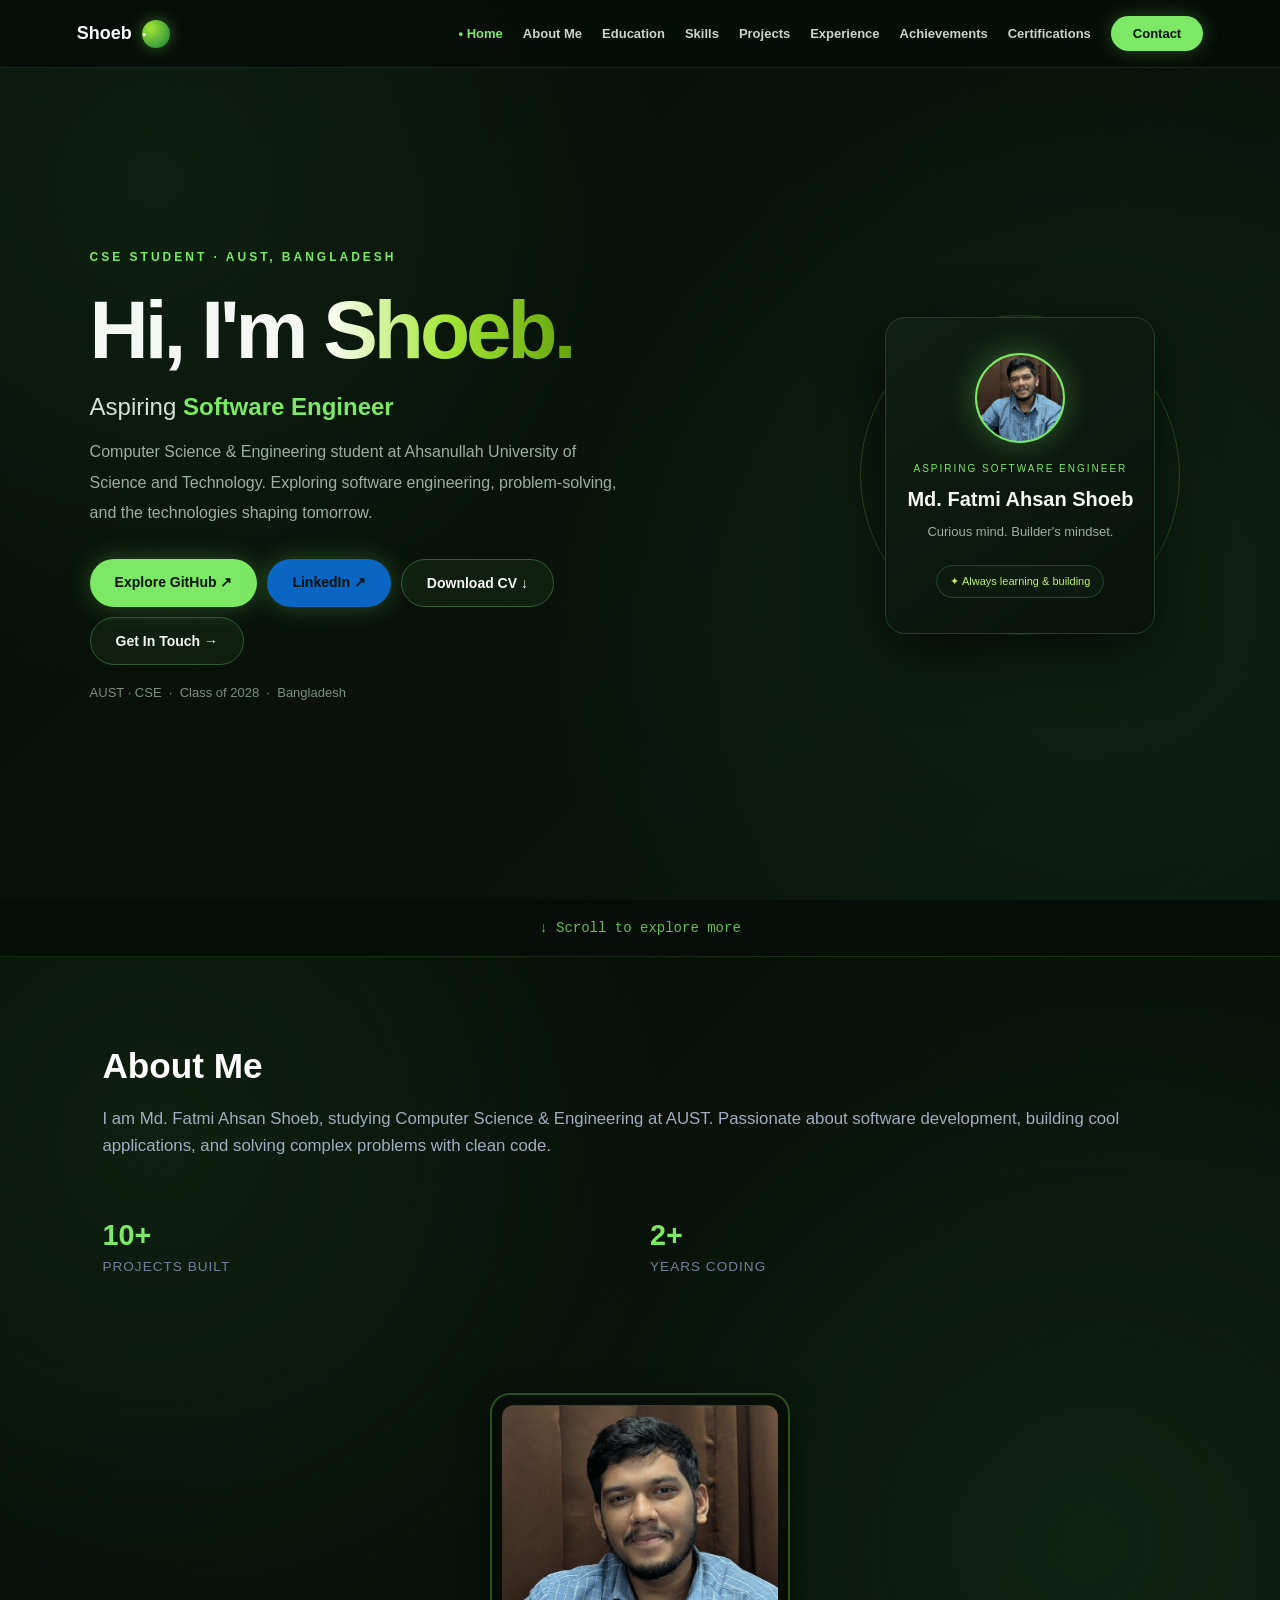
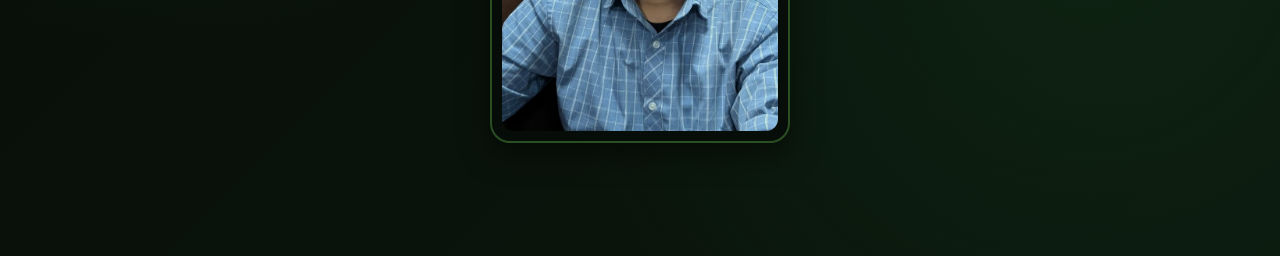
<file: index.html>
<!DOCTYPE html>
<html lang="en">
<head>
    <meta charset="UTF-8">
    <meta name="viewport" content="width=device-width, initial-scale=1.0">
    <title>Home - Md. Fatmi Ahsan Shoeb</title>
    <link rel="stylesheet" href="style.css">
</head>
<body>
    <nav>
        <a href="index.html" class="logo">Shoeb<span class="logo-dot">.</span></a>
        <div class="nav-links">
            <a href="index.html" class="active">Home</a>
            <a href="about.html">About Me</a>
            <a href="education.html">Education</a>
            <a href="skills.html">Skills</a>
            <a href="projects.html">Projects</a>
            <a href="experience.html">Experience</a>
            <a href="achievements.html">Achievements</a>
            <a href="certifications.html">Certifications</a>
            <a href="contact.html" class="nav-contact">Contact</a>
        </div>
    </nav>

    <!-- Main Hero Section -->
    <section class="page-section hero-layout">
        <div class="left">
            <div class="tag">CSE STUDENT · AUST, BANGLADESH</div>
            <h1>Hi, I'm <span class="name">Shoeb.</span></h1>
            <div class="role">Aspiring <span id="typing">Software Engineer</span></div>
            <p class="desc">
                Computer Science & Engineering student at Ahsanullah 
                University of Science and Technology. Exploring software 
                engineering, problem-solving, and the technologies 
                shaping tomorrow.
            </p>
            <div class="buttons" style="display: flex; flex-wrap: wrap; gap: 10px;">
                <a class="btn primary" href="https://github.com/Ahsanshoeb009" target="_blank">Explore GitHub ↗</a>
                <a class="btn primary" href="https://www.linkedin.com/in/ahsan-shoeb-a14353396/" target="_blank" style="background: #0a66c2; border-color: #0a66c2;">LinkedIn ↗</a>
                <a class="btn secondary" href="#" download>Download CV ↓</a>
                <a class="btn secondary" href="contact.html">Get In Touch →</a>
            </div>
            <div class="details" style="margin-top: 20px;">
                AUST · CSE &nbsp;·&nbsp; Class of 2028 &nbsp;·&nbsp; Bangladesh
            </div>
        </div>
        <div class="right">
            <div class="orbit"></div>
            <div class="card" style="text-align: center;">
                <div class="avatar" style="width: 90px; height: 90px; margin: 0 auto 15px auto; border-radius: 50%; overflow: hidden; border: 2px solid #7ce865;">
                    <img src="profile.jpg" alt="Md. Fatmi Ahsan Shoeb" style="width: 100%; height: 100%; object-fit: cover;">
                </div>
                <small>ASPIRING SOFTWARE ENGINEER</small>
                <h2>Md. Fatmi Ahsan Shoeb</h2>
                <p>Curious mind. Builder's mindset.</p>
                <div class="status">✦ Always learning & building</div>
            </div>
        </div>
    </section>

    <!-- Scroll Indicator -->
    <div style="text-align: center; padding: 20px; color: #7ce865; font-family: monospace; font-size: 14px; opacity: 0.8;">
        ↓ Scroll to explore more
    </div>

    <!-- About Section (Home Page Preview) -->
    <section class="page-section" style="padding: 60px 8%; display: flex; flex-wrap: wrap; align-items: center; justify-content: space-between; gap: 40px; border-top: 1px solid rgba(124, 232, 101, 0.1);">
        <div style="flex: 1; min-width: 300px;">
            <h2 style="font-size: 2.2rem; color: #fff; margin-bottom: 20px;">About Me</h2>
            <p style="color: #a0aec0; font-size: 1.05rem; line-height: 1.6; margin-bottom: 30px;">
                I am Md. Fatmi Ahsan Shoeb, studying Computer Science & Engineering at AUST. Passionate about software development, 
                building cool applications, and solving complex problems with clean code.
            </p>
            
            <!-- Stats -->
            <div style="display: grid; grid-template-columns: repeat(2, 1fr); gap: 20px; margin-bottom: 25px;">
                <div>
                    <h3 style="color: #7ce865; font-size: 1.8rem; margin-bottom: 5px;">10+</h3>
                    <span style="color: #718096; font-size: 0.85rem; letter-spacing: 1px;">PROJECTS BUILT</span>
                </div>
                <div>
                    <h3 style="color: #7ce865; font-size: 1.8rem; margin-bottom: 5px;">2+</h3>
                    <span style="color: #718096; font-size: 0.85rem; letter-spacing: 1px;">YEARS CODING</span>
                </div>
            </div>
        </div>

        <!-- Photo Card Preview -->
        <div style="flex: 1; display: flex; justify-content: center; min-width: 280px;">
            <div style="width: 300px; height: 350px; border: 2px solid rgba(124, 232, 101, 0.3); border-radius: 20px; padding: 10px; background: rgba(7, 13, 8, 0.9); box-shadow: 0 10px 30px rgba(0,0,0,0.5);">
                <img src="profile.jpg" alt="Md. Fatmi Ahsan Shoeb" style="width: 100%; height: 100%; object-fit: cover; border-radius: 12px;">
            </div>
        </div>
    </section>

    <script>
        const words = ["Software Engineer", "Problem Solver", "Full-Stack Developer"];
        let i = 0;
        setInterval(() => {
            i = (i + 1) % words.length;
            document.getElementById("typing").textContent = words[i];
        }, 2200);
    </script>
</body>
</html>
</file>
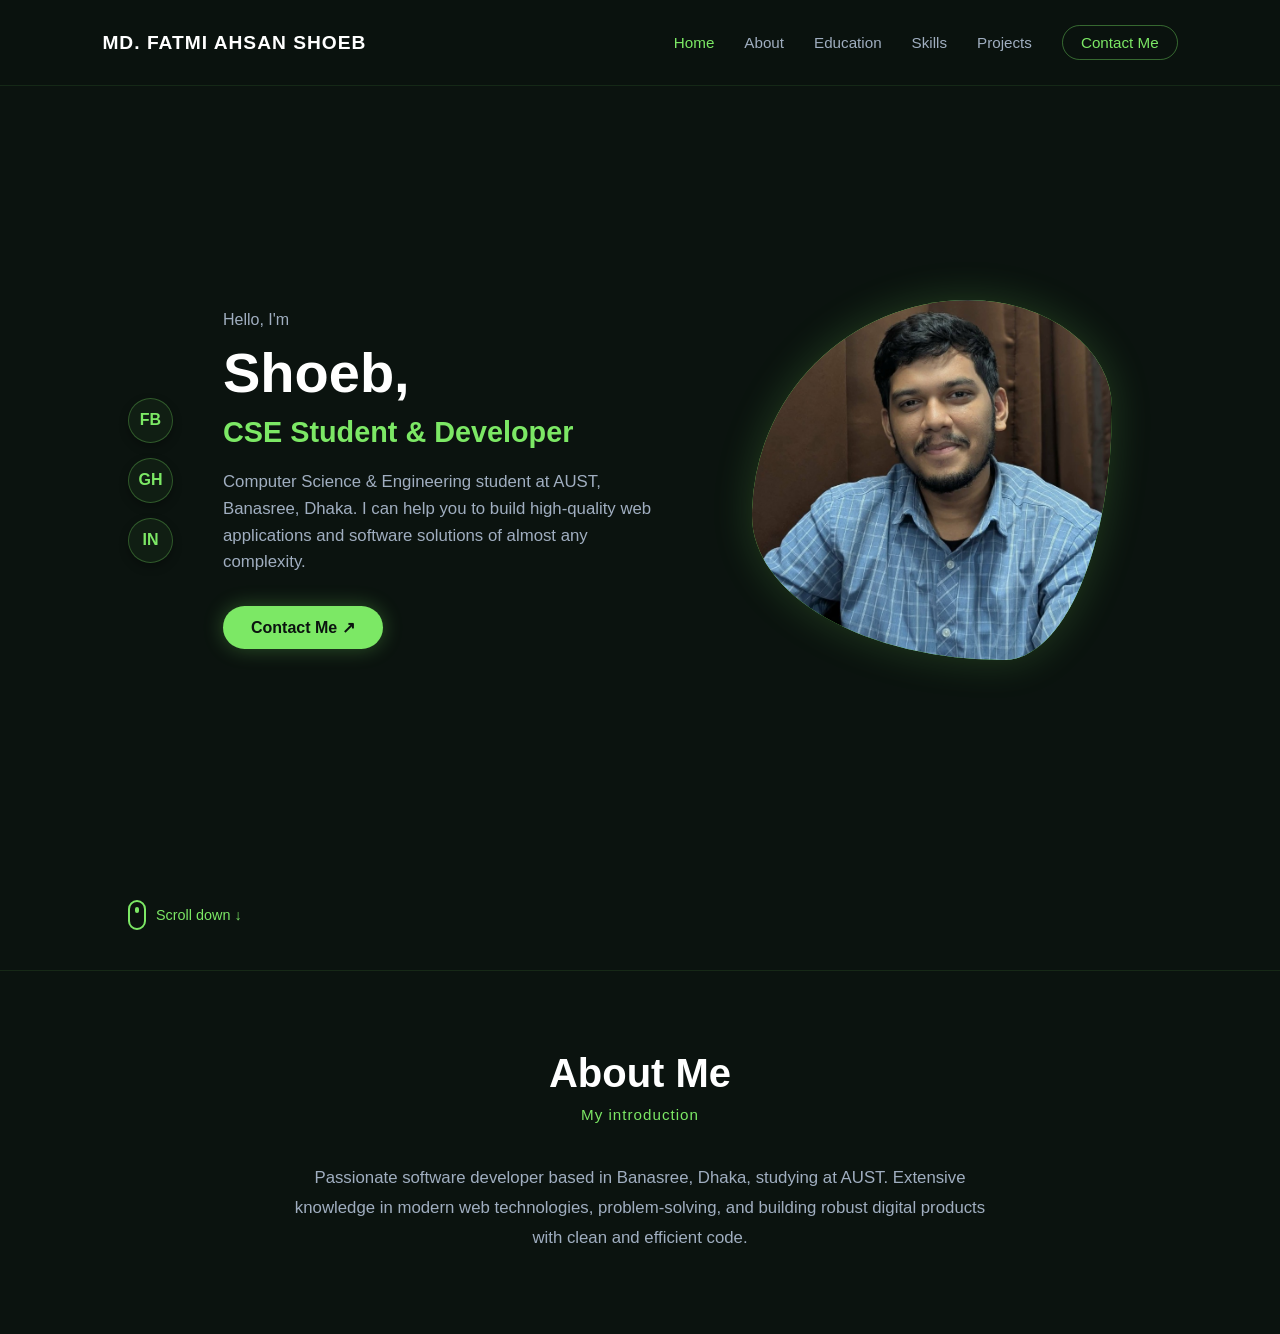
<file: about.html>
<!DOCTYPE html>
<html lang="en">
<head>
    <meta charset="UTF-8">
    <meta name="viewport" content="width=device-width, initial-scale=1.0">
    <title>MD. FATMI AHSAN SHOEB - Portfolio</title>
    <style>
        * {
            margin: 0;
            padding: 0;
            box-sizing: border-box;
            font-family: 'Segoe UI', Tahoma, Geneva, Verdana, sans-serif;
        }
        body {
            background-color: #0b130f;
            color: #ffffff;
            overflow-x: hidden;
        }
        /* Navbar */
        nav {
            display: flex;
            justify-content: space-between;
            align-items: center;
            padding: 25px 8%;
            position: fixed;
            top: 0;
            left: 0;
            width: 100%;
            background: rgba(11, 19, 15, 0.9);
            backdrop-filter: blur(10px);
            z-index: 1000;
            border-bottom: 1px solid rgba(124, 232, 101, 0.1);
        }
        .logo {
            font-size: 1.2rem;
            font-weight: bold;
            color: #fff;
            letter-spacing: 1px;
            text-decoration: none;
        }
        .nav-links {
            display: flex;
            gap: 30px;
            align-items: center;
        }
        .nav-links a {
            color: #a0aec0;
            text-decoration: none;
            font-size: 0.95rem;
            transition: 0.3s;
        }
        .nav-links a:hover, .nav-links a.active {
            color: #7ce865;
        }
        .contact-btn-nav {
            border: 1px solid rgba(124, 232, 101, 0.4);
            padding: 8px 18px;
            border-radius: 20px;
            color: #7ce865 !important;
        }

        /* Hero Section */
        .hero-section {
            min-height: 100vh;
            display: flex;
            align-items: center;
            justify-content: space-between;
            padding: 120px 10% 60px 10%;
            gap: 50px;
        }

        /* Professional Hover Social Buttons */
        .social-sidebar {
            display: flex;
            flex-direction: column;
            gap: 15px;
        }
        .social-sidebar a {
            width: 45px;
            height: 45px;
            background: rgba(124, 232, 101, 0.05);
            border: 1px solid rgba(124, 232, 101, 0.3);
            border-radius: 50%;
            display: flex;
            align-items: center;
            justify-content: center;
            color: #7ce865;
            font-size: 1rem;
            font-weight: bold;
            text-decoration: none;
            transition: all 0.3s ease;
            box-shadow: 0 4px 10px rgba(0,0,0,0.3);
        }
        .social-sidebar a:hover {
            background: #7ce865;
            color: #0b130f;
            transform: translateY(-6px);
            box-shadow: 0 6px 20px rgba(124, 232, 101, 0.5);
        }

        .hero-content {
            flex: 1;
        }
        .hero-content h3 {
            font-size: 1rem;
            color: #a0aec0;
            margin-bottom: 10px;
            font-weight: 400;
        }
        .hero-content h1 {
            font-size: 3.5rem;
            font-weight: 700;
            color: #fff;
            margin-bottom: 10px;
            line-height: 1.2;
        }
        .hero-content h2 {
            font-size: 1.8rem;
            color: #7ce865;
            margin-bottom: 20px;
            font-weight: 600;
        }
        .hero-content p {
            color: #a0aec0;
            font-size: 1.05rem;
            line-height: 1.6;
            margin-bottom: 30px;
            max-width: 500px;
        }
        .cta-btn {
            display: inline-block;
            background: #7ce865;
            color: #0b130f;
            padding: 12px 28px;
            border-radius: 25px;
            font-weight: bold;
            text-decoration: none;
            box-shadow: 0 0 20px rgba(124, 232, 101, 0.3);
            transition: 0.3s;
        }
        .cta-btn:hover {
            background: #6ad453;
            box-shadow: 0 0 30px rgba(124, 232, 101, 0.6);
            transform: translateY(-2px);
        }

        /* Profile Shape Image Container */
        .hero-image-container {
            flex: 1;
            display: flex;
            justify-content: center;
            align-items: center;
        }
        .blob-shape {
            width: 360px;
            height: 360px;
            background: #7ce865;
            border-radius: 60% 40% 30% 70% / 60% 30% 70% 40%;
            overflow: hidden;
            box-shadow: 0 0 40px rgba(124, 232, 101, 0.2);
            display: flex;
            justify-content: center;
            align-items: center;
            animation: morph 8s ease-in-out infinite alternate;
        }
        .blob-shape img {
            width: 100%;
            height: 100%;
            object-fit: cover;
        }
        @keyframes morph {
            0% { border-radius: 60% 40% 30% 70% / 60% 30% 70% 40%; }
            100% { border-radius: 30% 60% 70% 40% / 50% 60% 30% 60%; }
        }

        /* Scroll Down */
        .scroll-down {
            display: flex;
            align-items: center;
            gap: 10px;
            padding: 0 10% 40px 10%;
            color: #7ce865;
            font-size: 0.9rem;
            font-family: monospace;
        }
        .scroll-icon {
            width: 18px;
            height: 30px;
            border: 2px solid #7ce865;
            border-radius: 10px;
            display: flex;
            justify-content: center;
            position: relative;
        }
        .scroll-icon::after {
            content: '';
            width: 4px;
            height: 6px;
            background: #7ce865;
            border-radius: 2px;
            position: absolute;
            top: 5px;
            animation: scrollMove 1.5s infinite;
        }
        @keyframes scrollMove {
            0% { top: 5px; opacity: 1; }
            100% { top: 15px; opacity: 0; }
        }

        /* About Section Preview */
        .about-preview {
            padding: 80px 10%;
            border-top: 1px solid rgba(124, 232, 101, 0.1);
            text-align: center;
        }
        .about-preview h2 {
            font-size: 2.5rem;
            color: #fff;
            margin-bottom: 10px;
        }
        .about-preview p.sub {
            color: #7ce865;
            font-size: 0.95rem;
            margin-bottom: 40px;
            letter-spacing: 1px;
        }
        .about-preview p.desc {
            color: #a0aec0;
            max-width: 700px;
            margin: 0 auto;
            line-height: 1.8;
            font-size: 1.05rem;
        }

        @media (max-width: 900px) {
            .hero-section {
                flex-direction: column-reverse;
                text-align: center;
                padding-top: 140px;
            }
            .hero-content p {
                margin: 0 auto 30px auto;
            }
            .social-sidebar {
                flex-direction: row;
                justify-content: center;
            }
            .nav-links {
                display: none;
            }
        }
    </style>
</head>
<body>

    <!-- Navbar -->
    <nav>
        <a href="index.html" class="logo">MD. FATMI AHSAN SHOEB</a>
        <div class="nav-links">
            <a href="index.html" class="active">Home</a>
            <a href="about.html">About</a>
            <a href="education.html">Education</a>
            <a href="skills.html">Skills</a>
            <a href="projects.html">Projects</a>
            <a href="contact.html" class="contact-btn-nav">Contact Me</a>
        </div>
    </nav>

    <!-- Hero Section -->
    <section class="hero-section">
        <!-- Professional Rounded Social Buttons with Hover Effect -->
        <div class="social-sidebar">
            <a href="https://www.facebook.com/mdshoeb.hasan.35" target="_blank" title="Facebook">FB</a>
            <a href="https://github.com/Ahsanshoeb009" target="_blank" title="GitHub">GH</a>
            <a href="https://www.linkedin.com/in/ahsan-shoeb-a14353396/" target="_blank" title="LinkedIn">IN</a>
        </div>
        <div class="hero-content">
            <h3>Hello, I'm</h3>
            <h1>Shoeb,</h1>
            <h2 id="typing">CSE Student & Developer</h2>
            <p>
                Computer Science & Engineering student at AUST, Banasree, Dhaka. I can help you to build high-quality web applications and software solutions of almost any complexity.
            </p>
            <a href="contact.html" class="cta-btn">Contact Me ↗</a>
        </div>
        <div class="hero-image-container">
            <div class="blob-shape">
                <img src="profile.jpg" alt="MD. FATMI AHSAN SHOEB">
            </div>
        </div>
    </section>

    <!-- Scroll Indicator -->
    <div class="scroll-down">
        <div class="scroll-icon"></div>
        <span>Scroll down ↓</span>
    </div>

    <!-- About Me Section Preview -->
    <section class="about-preview">
        <h2>About Me</h2>
        <p class="sub">My introduction</p>
        <p class="desc">
            Passionate software developer based in Banasree, Dhaka, studying at AUST. Extensive knowledge in modern web technologies, problem-solving, and building robust digital products with clean and efficient code.
        </p>
    </section>

    <!-- Typing Effect Script -->
    <script>
        const words = ["CSE Student & Developer", "Software Engineer", "Problem Solver"];
        let i = 0;
        setInterval(() => {
            i = (i + 1) % words.length;
            document.getElementById("typing").textContent = words[i];
        }, 2500);
    </script>
</body>
</html>
</file>
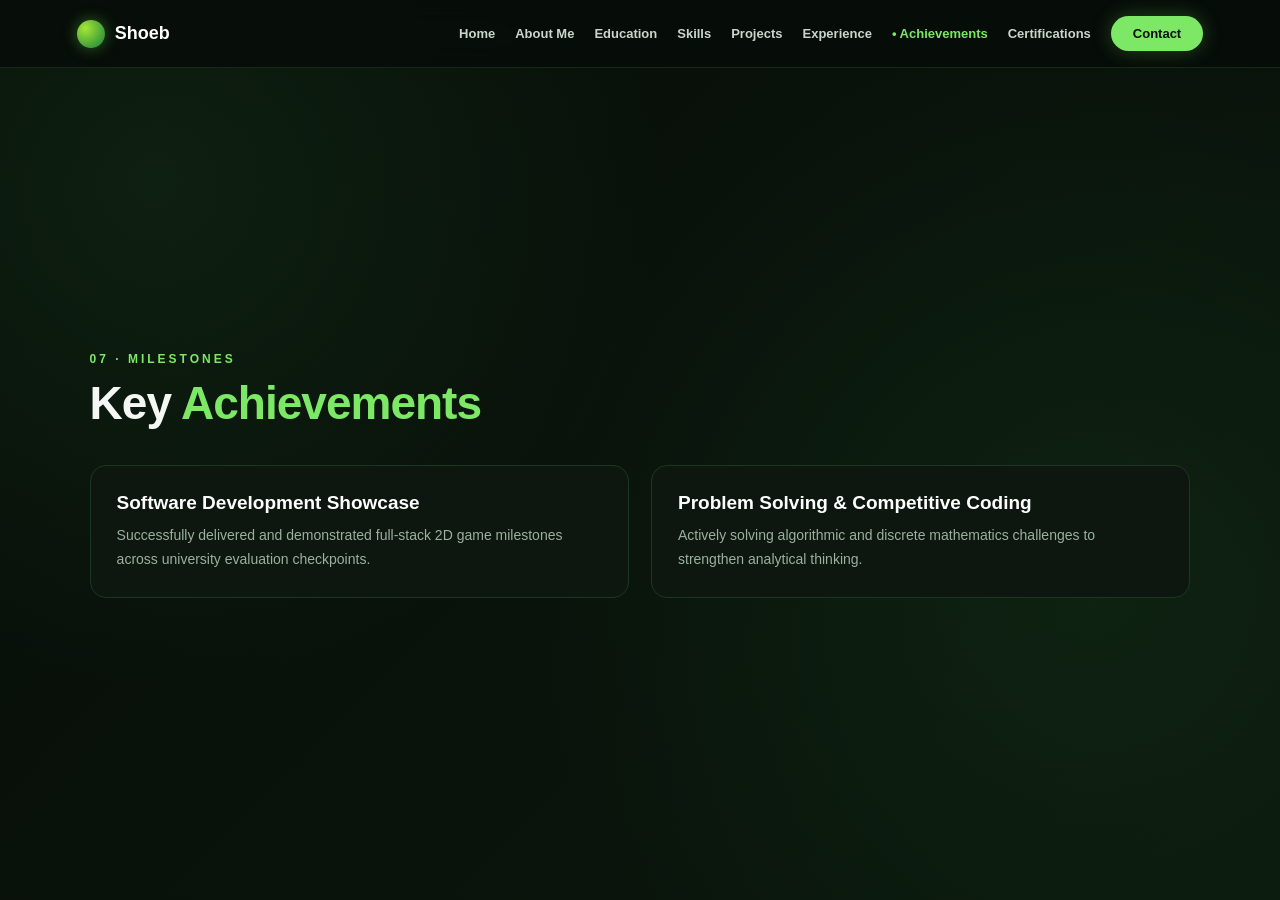
<file: achievements.html>
<!DOCTYPE html>
<html lang="en">
<head>
<meta charset="UTF-8">
<meta name="viewport" content="width=device-width, initial-scale=1.0">
<title>Achievements | Shoeb</title>
<link rel="stylesheet" href="style.css">
</head>
<body>
<nav>
 <a href="index.html" class="logo"><span class="logo-dot"></span> Shoeb</a>
 <div class="nav-links">
  <a href="index.html">Home</a>
  <a href="about.html">About Me</a>
  <a href="education.html">Education</a>
  <a href="skills.html">Skills</a>
  <a href="projects.html">Projects</a>
  <a href="experience.html">Experience</a>
  <a href="achievements.html" class="active">Achievements</a>
  <a href="certifications.html">Certifications</a>
  <a href="contact.html" class="nav-contact">Contact</a>
 </div>
</nav>

<section class="page-section">
 <div class="sec-tag">07 · MILESTONES</div>
 <h2 class="sec-title">Key <span>Achievements</span></h2>
 <div class="grid">
  <div class="box">
   <h3>Software Development Showcase</h3>
   <p>Successfully delivered and demonstrated full-stack 2D game milestones across university evaluation checkpoints.</p>
  </div>
  <div class="box">
   <h3>Problem Solving & Competitive Coding</h3>
   <p>Actively solving algorithmic and discrete mathematics challenges to strengthen analytical thinking.</p>
  </div>
 </div>
</section>
</body>
</html>
</file>
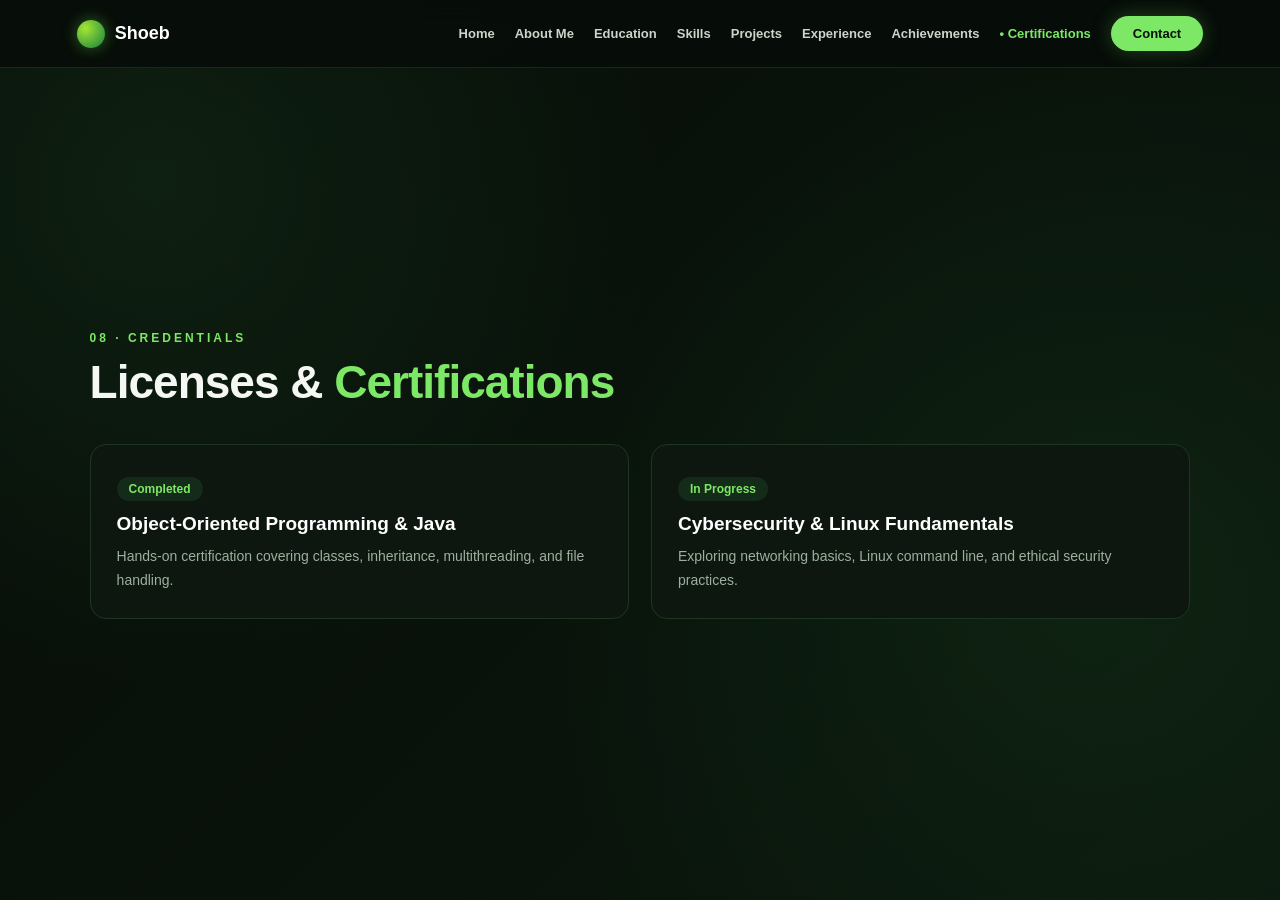
<file: certifications.html>
<!DOCTYPE html>
<html lang="en">
<head>
<meta charset="UTF-8">
<meta name="viewport" content="width=device-width, initial-scale=1.0">
<title>Certifications | Shoeb</title>
<link rel="stylesheet" href="style.css">
</head>
<body>
<nav>
 <a href="index.html" class="logo"><span class="logo-dot"></span> Shoeb</a>
 <div class="nav-links">
  <a href="index.html">Home</a>
  <a href="about.html">About Me</a>
  <a href="education.html">Education</a>
  <a href="skills.html">Skills</a>
  <a href="projects.html">Projects</a>
  <a href="experience.html">Experience</a>
  <a href="achievements.html">Achievements</a>
  <a href="certifications.html" class="active">Certifications</a>
  <a href="contact.html" class="nav-contact">Contact</a>
 </div>
</nav>

<section class="page-section">
 <div class="sec-tag">08 · CREDENTIALS</div>
 <h2 class="sec-title">Licenses & <span>Certifications</span></h2>
 <div class="grid">
  <div class="box">
   <span class="badge">Completed</span>
   <h3 style="margin-top:12px">Object-Oriented Programming & Java</h3>
   <p>Hands-on certification covering classes, inheritance, multithreading, and file handling.</p>
  </div>
  <div class="box">
   <span class="badge">In Progress</span>
   <h3 style="margin-top:12px">Cybersecurity & Linux Fundamentals</h3>
   <p>Exploring networking basics, Linux command line, and ethical security practices.</p>
  </div>
 </div>
</section>
</body>
</html>
</file>
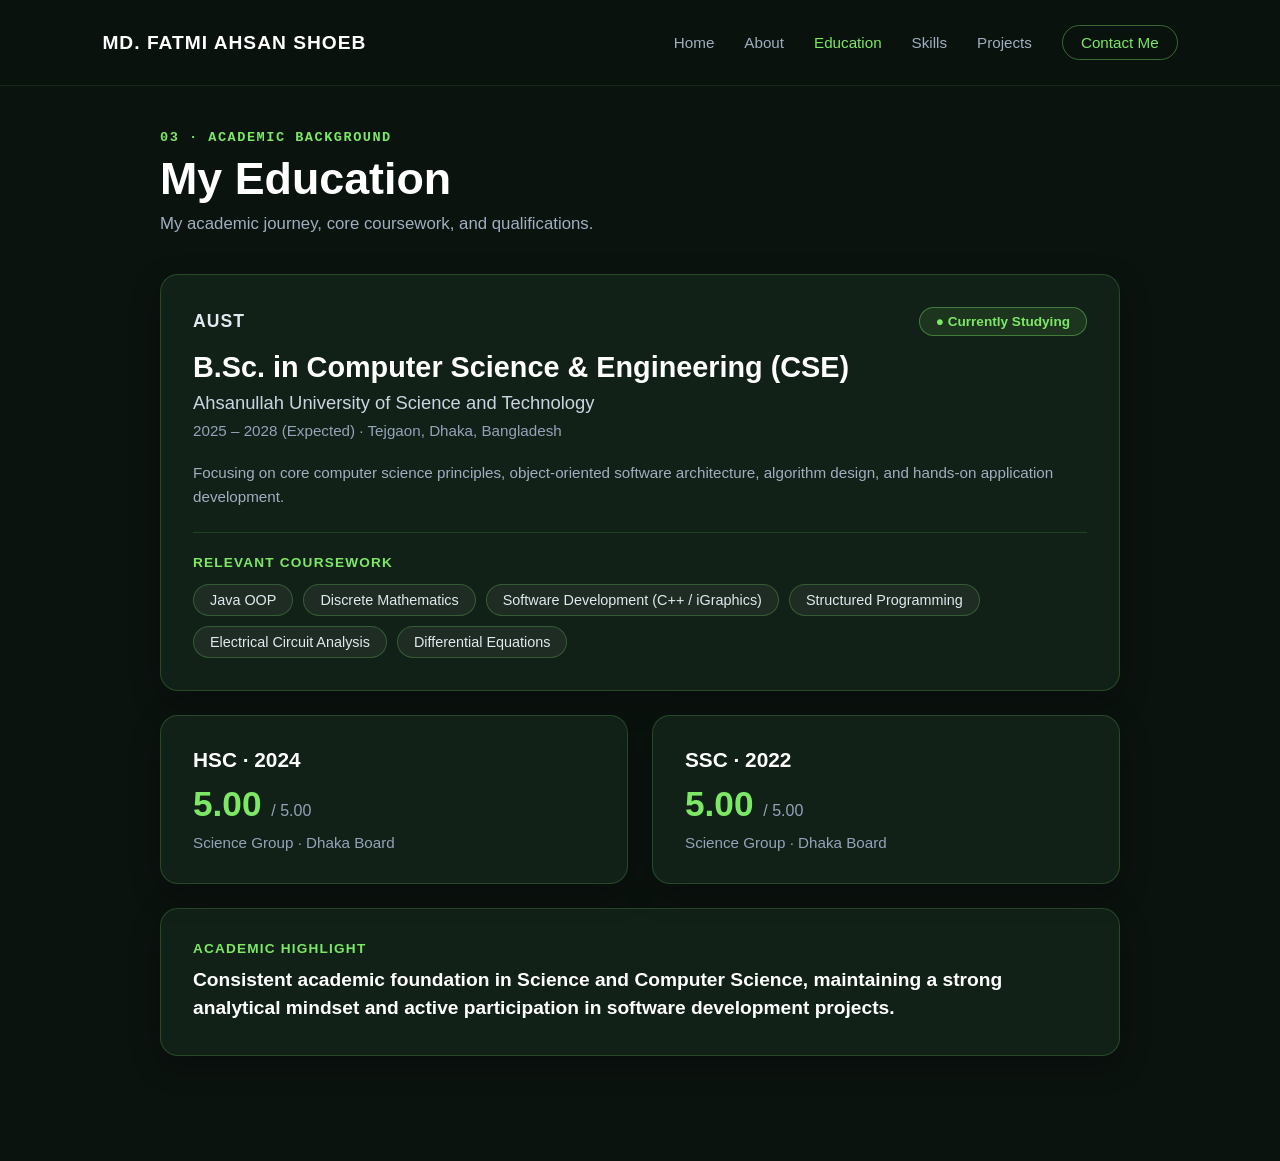
<file: education.html>
<!DOCTYPE html>
<html lang="en">
<head>
    <meta charset="UTF-8">
    <meta name="viewport" content="width=device-width, initial-scale=1.0">
    <title>Education - MD. FATMI AHSAN SHOEB</title>
    <style>
        * {
            margin: 0;
            padding: 0;
            box-sizing: border-box;
            font-family: 'Segoe UI', Tahoma, Geneva, Verdana, sans-serif;
        }
        body {
            background-color: #0b130f;
            color: #ffffff;
            overflow-x: hidden;
        }

        /* Navbar */
        nav {
            display: flex;
            justify-content: space-between;
            align-items: center;
            padding: 25px 8%;
            position: fixed;
            top: 0;
            left: 0;
            width: 100%;
            background: rgba(11, 19, 15, 0.9);
            backdrop-filter: blur(10px);
            z-index: 1000;
            border-bottom: 1px solid rgba(124, 232, 101, 0.1);
        }
        .logo {
            font-size: 1.2rem;
            font-weight: bold;
            color: #fff;
            letter-spacing: 1px;
            text-decoration: none;
        }
        .nav-links {
            display: flex;
            gap: 30px;
            align-items: center;
        }
        .nav-links a {
            color: #a0aec0;
            text-decoration: none;
            font-size: 0.95rem;
            transition: 0.3s;
        }
        .nav-links a:hover, .nav-links a.active {
            color: #7ce865;
        }
        .contact-btn-nav {
            border: 1px solid rgba(124, 232, 101, 0.4);
            padding: 8px 18px;
            border-radius: 20px;
            color: #7ce865 !important;
        }

        /* Education Section */
        .education-section {
            max-width: 1000px;
            margin: 0 auto;
            padding: 130px 20px 80px 20px;
        }
        .section-tag {
            color: #7ce865;
            font-size: 0.85rem;
            font-weight: 700;
            letter-spacing: 1.5px;
            text-transform: uppercase;
            margin-bottom: 8px;
            font-family: monospace;
        }
        .section-title {
            font-size: 2.8rem;
            font-weight: 700;
            color: #ffffff;
            margin-bottom: 10px;
        }
        .section-subtitle {
            color: #a0aec0;
            font-size: 1.05rem;
            margin-bottom: 40px;
        }

        /* Cards Styling */
        .edu-card {
            background: #122118;
            border: 1px solid rgba(124, 232, 101, 0.2);
            border-radius: 18px;
            padding: 32px;
            margin-bottom: 24px;
            transition: all 0.3s ease;
            box-shadow: 0 10px 30px rgba(0, 0, 0, 0.3);
        }
        .edu-card:hover {
            border-color: #7ce865;
            transform: translateY(-4px);
            box-shadow: 0 12px 35px rgba(124, 232, 101, 0.12);
        }

        /* Main University Card */
        .card-header {
            display: flex;
            justify-content: space-between;
            align-items: center;
            margin-bottom: 15px;
            flex-wrap: wrap;
            gap: 10px;
        }
        .uni-short {
            font-size: 1.1rem;
            font-weight: 700;
            color: #e2e8f0;
            letter-spacing: 1px;
        }
        .status-badge {
            background: rgba(124, 232, 101, 0.1);
            color: #7ce865;
            border: 1px solid rgba(124, 232, 101, 0.4);
            padding: 6px 16px;
            border-radius: 20px;
            font-size: 0.85rem;
            font-weight: 600;
        }
        .degree-title {
            font-size: 1.8rem;
            font-weight: 700;
            color: #ffffff;
            margin-bottom: 8px;
        }
        .uni-full {
            font-size: 1.15rem;
            color: #cbd5e1;
            margin-bottom: 8px;
        }
        .duration-loc {
            font-size: 0.95rem;
            color: #94a3b8;
            margin-bottom: 22px;
        }
        .uni-desc {
            color: #a0aec0;
            font-size: 0.95rem;
            line-height: 1.6;
            padding-bottom: 22px;
            border-bottom: 1px solid rgba(124, 232, 101, 0.15);
            margin-bottom: 22px;
        }

        /* Coursework Pills */
        .coursework-label {
            color: #7ce865;
            font-size: 0.85rem;
            font-weight: 700;
            letter-spacing: 1.2px;
            text-transform: uppercase;
            margin-bottom: 14px;
        }
        .course-tags {
            display: flex;
            flex-wrap: wrap;
            gap: 10px;
        }
        .course-pill {
            background: rgba(255, 255, 255, 0.05);
            border: 1px solid rgba(124, 232, 101, 0.25);
            color: #e2e8f0;
            padding: 7px 16px;
            border-radius: 20px;
            font-size: 0.9rem;
            transition: 0.3s;
        }
        .course-pill:hover {
            background: rgba(124, 232, 101, 0.15);
            color: #7ce865;
            border-color: #7ce865;
        }

        /* Grid for HSC & SSC */
        .board-grid {
            display: grid;
            grid-template-columns: repeat(2, 1fr);
            gap: 24px;
            margin-bottom: 24px;
        }
        .board-card {
            margin-bottom: 0;
        }
        .exam-title {
            font-size: 1.3rem;
            font-weight: 700;
            color: #ffffff;
            margin-bottom: 12px;
        }
        .gpa-score {
            font-size: 2.2rem;
            font-weight: 700;
            color: #7ce865;
            margin-bottom: 10px;
        }
        .gpa-score span {
            font-size: 1rem;
            color: #94a3b8;
            font-weight: 400;
        }
        .board-info {
            color: #94a3b8;
            font-size: 0.95rem;
        }

        /* Highlight Card */
        .highlight-label {
            color: #7ce865;
            font-size: 0.85rem;
            font-weight: 700;
            letter-spacing: 1.2px;
            text-transform: uppercase;
            margin-bottom: 10px;
        }
        .highlight-text {
            font-size: 1.2rem;
            font-weight: 600;
            color: #ffffff;
            line-height: 1.5;
        }

        @media (max-width: 768px) {
            .board-grid {
                grid-template-columns: 1fr;
            }
            .nav-links {
                display: none;
            }
            .section-title {
                font-size: 2.2rem;
            }
        }
    </style>
</head>
<body>

    <!-- Navbar -->
    <nav>
        <a href="index.html" class="logo">MD. FATMI AHSAN SHOEB</a>
        <div class="nav-links">
            <a href="index.html">Home</a>
            <a href="about.html">About</a>
            <a href="education.html" class="active">Education</a>
            <a href="skills.html">Skills</a>
            <a href="projects.html">Projects</a>
            <a href="contact.html" class="contact-btn-nav">Contact Me</a>
        </div>
    </nav>

    <!-- Main Education Content -->
    <section class="education-section">
        <div class="section-tag">03 · ACADEMIC BACKGROUND</div>
        <h1 class="section-title">My Education</h1>
        <p class="section-subtitle">My academic journey, core coursework, and qualifications.</p>

        <!-- University Card -->
        <div class="edu-card">
            <div class="card-header">
                <span class="uni-short">AUST</span>
                <span class="status-badge">● Currently Studying</span>
            </div>
            <h2 class="degree-title">B.Sc. in Computer Science & Engineering (CSE)</h2>
            <div class="uni-full">Ahsanullah University of Science and Technology</div>
            <div class="duration-loc">2025 – 2028 (Expected) · Tejgaon, Dhaka, Bangladesh</div>
            <p class="uni-desc">
                Focusing on core computer science principles, object-oriented software architecture, algorithm design, and hands-on application development.
            </p>
            <div class="coursework-label">RELEVANT COURSEWORK</div>
            <div class="course-tags">
                <span class="course-pill">Java OOP</span>
                <span class="course-pill">Discrete Mathematics</span>
                <span class="course-pill">Software Development (C++ / iGraphics)</span>
                <span class="course-pill">Structured Programming</span>
                <span class="course-pill">Electrical Circuit Analysis</span>
                <span class="course-pill">Differential Equations</span>
            </div>
        </div>

        <!-- HSC & SSC Grid -->
        <div class="board-grid">
            <div class="edu-card board-card">
                <div class="exam-title">HSC · 2024</div>
                <div class="gpa-score">5.00 <span>/ 5.00</span></div>
                <div class="board-info">Science Group · Dhaka Board</div>
            </div>
            <div class="edu-card board-card">
                <div class="exam-title">SSC · 2022</div>
                <div class="gpa-score">5.00 <span>/ 5.00</span></div>
                <div class="board-info">Science Group · Dhaka Board</div>
            </div>
        </div>

        <!-- Academic Highlight Card -->
        <div class="edu-card">
            <div class="highlight-label">ACADEMIC HIGHLIGHT</div>
            <div class="highlight-text">
                Consistent academic foundation in Science and Computer Science, maintaining a strong analytical mindset and active participation in software development projects.
            </div>
        </div>
    </section>

</body>
</html>
</file>
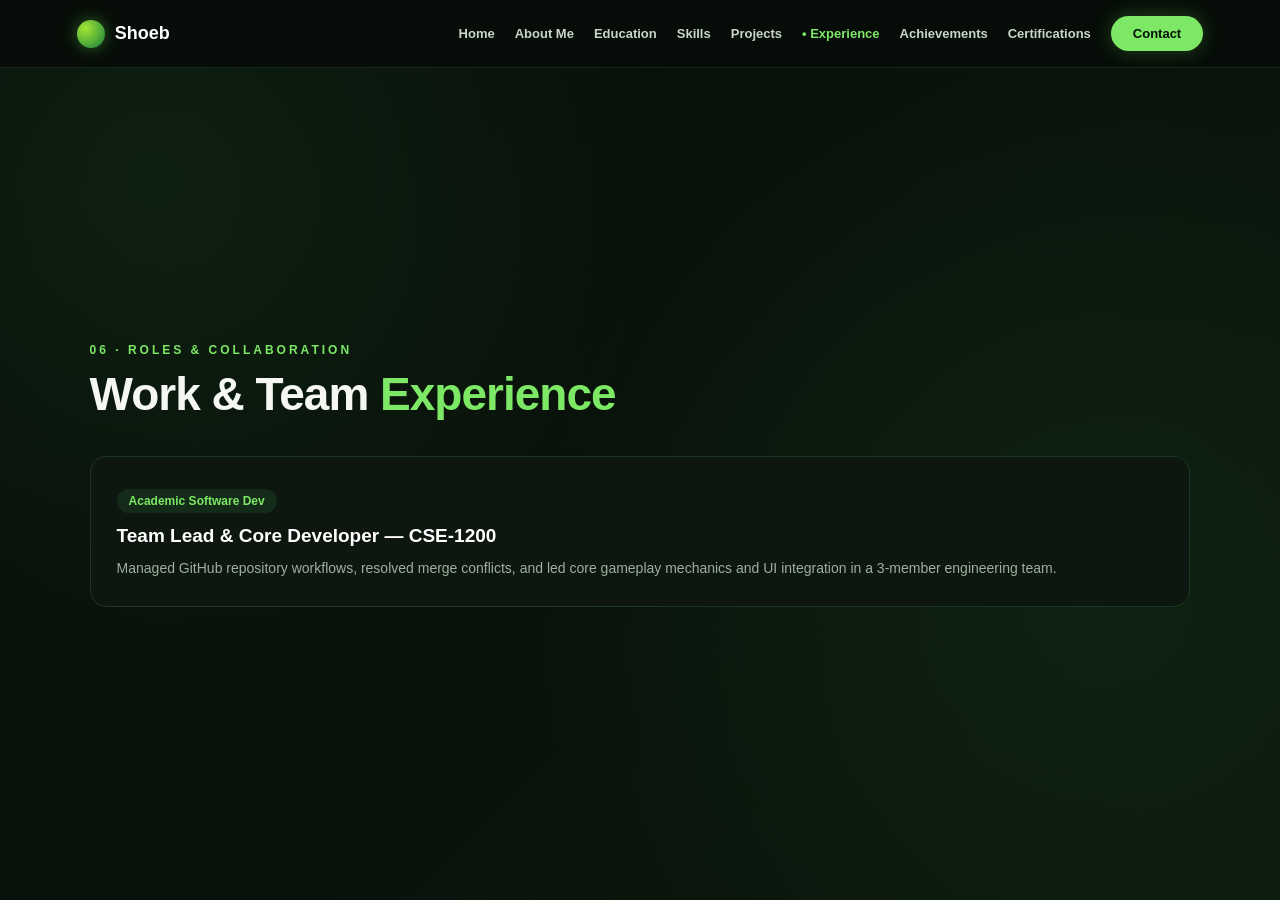
<file: experience.html>
<!DOCTYPE html>
<html lang="en">
<head>
<meta charset="UTF-8">
<meta name="viewport" content="width=device-width, initial-scale=1.0">
<title>Experience | Shoeb</title>
<link rel="stylesheet" href="style.css">
</head>
<body>
<nav>
 <a href="index.html" class="logo"><span class="logo-dot"></span> Shoeb</a>
 <div class="nav-links">
  <a href="index.html">Home</a>
  <a href="about.html">About Me</a>
  <a href="education.html">Education</a>
  <a href="skills.html">Skills</a>
  <a href="projects.html">Projects</a>
  <a href="experience.html" class="active">Experience</a>
  <a href="achievements.html">Achievements</a>
  <a href="certifications.html">Certifications</a>
  <a href="contact.html" class="nav-contact">Contact</a>
 </div>
</nav>

<section class="page-section">
 <div class="sec-tag">06 · ROLES & COLLABORATION</div>
 <h2 class="sec-title">Work & Team <span>Experience</span></h2>
 <div class="grid">
  <div class="box">
   <span class="badge">Academic Software Dev</span>
   <h3 style="margin-top:12px">Team Lead & Core Developer — CSE-1200</h3>
   <p>Managed GitHub repository workflows, resolved merge conflicts, and led core gameplay mechanics and UI integration in a 3-member engineering team.</p>
  </div>
 </div>
</section>
</body>
</html>
</file>
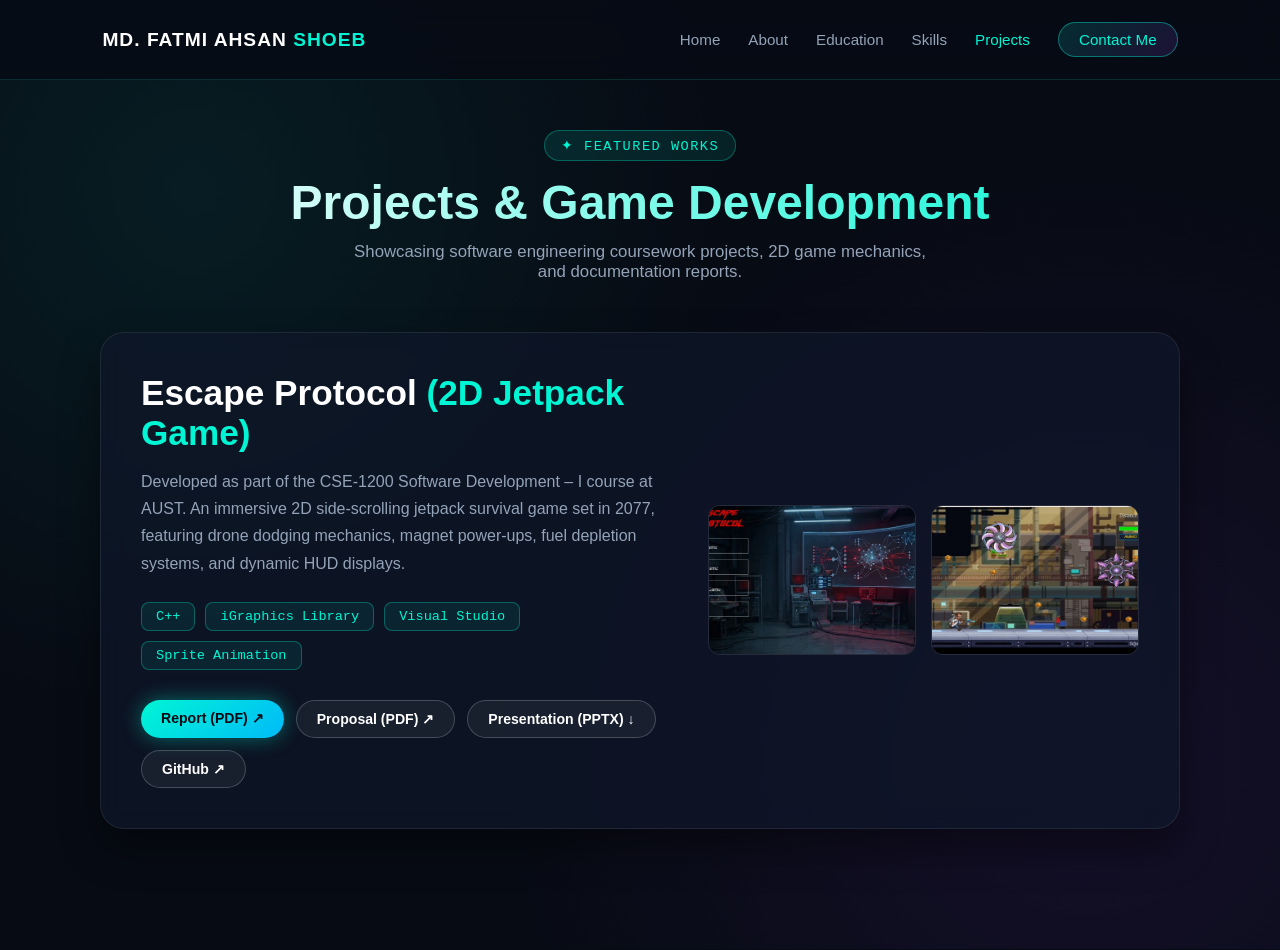
<file: projects.html>
<!DOCTYPE html>
<html lang="en">
<head>
    <meta charset="UTF-8">
    <meta name="viewport" content="width=device-width, initial-scale=1.0">
    <title>Projects - MD. FATMI AHSAN SHOEB</title>
    <style>
        * {
            margin: 0;
            padding: 0;
            box-sizing: border-box;
            font-family: 'Segoe UI', Tahoma, Geneva, Verdana, sans-serif;
        }
        body {
            background-color: #070b14;
            color: #f8fafc;
            overflow-x: hidden;
            background-image: 
                radial-gradient(circle at 15% 20%, rgba(0, 245, 212, 0.08) 0%, transparent 40%),
                radial-gradient(circle at 85% 80%, rgba(123, 44, 191, 0.12) 0%, transparent 45%);
        }

        /* Navbar */
        nav {
            display: flex;
            justify-content: space-between;
            align-items: center;
            padding: 22px 8%;
            position: fixed;
            top: 0;
            left: 0;
            width: 100%;
            background: rgba(7, 11, 20, 0.85);
            backdrop-filter: blur(14px);
            z-index: 1000;
            border-bottom: 1px solid rgba(0, 245, 212, 0.15);
        }
        .logo {
            font-size: 1.2rem;
            font-weight: 800;
            color: #fff;
            letter-spacing: 1px;
            text-decoration: none;
        }
        .logo span { color: #00f5d4; }
        .nav-links {
            display: flex;
            gap: 28px;
            align-items: center;
        }
        .nav-links a {
            color: #94a3b8;
            text-decoration: none;
            font-size: 0.95rem;
            font-weight: 500;
            transition: 0.3s;
        }
        .nav-links a:hover, .nav-links a.active {
            color: #00f5d4;
        }
        .contact-btn-nav {
            background: linear-gradient(135deg, rgba(0, 245, 212, 0.15), rgba(123, 44, 191, 0.2));
            border: 1px solid rgba(0, 245, 212, 0.4);
            padding: 8px 20px;
            border-radius: 25px;
            color: #00f5d4 !important;
        }

        /* Wrapper */
        .projects-wrapper {
            max-width: 1120px;
            margin: 0 auto;
            padding: 130px 20px 80px 20px;
        }
        .top-header {
            text-align: center;
            margin-bottom: 50px;
        }
        .badge-tag {
            display: inline-block;
            background: rgba(0, 245, 212, 0.1);
            border: 1px solid rgba(0, 245, 212, 0.3);
            color: #00f5d4;
            padding: 6px 16px;
            border-radius: 20px;
            font-family: monospace;
            font-size: 0.85rem;
            letter-spacing: 1.5px;
            margin-bottom: 14px;
        }
        .top-header h1 {
            font-size: 3rem;
            font-weight: 800;
            background: linear-gradient(90deg, #ffffff, #00f5d4);
            -webkit-background-clip: text;
            -webkit-text-fill-color: transparent;
            margin-bottom: 12px;
        }
        .top-header p {
            color: #94a3b8;
            max-width: 600px;
            margin: 0 auto;
            font-size: 1.05rem;
        }

        /* Project Card */
        .project-card {
            background: rgba(15, 23, 42, 0.7);
            backdrop-filter: blur(12px);
            border: 1px solid rgba(255, 255, 255, 0.08);
            border-radius: 24px;
            padding: 40px;
            margin-bottom: 40px;
            box-shadow: 0 20px 40px rgba(0,0,0,0.4);
        }
        .project-grid {
            display: grid;
            grid-template-columns: 1.1fr 0.9fr;
            gap: 40px;
            align-items: center;
        }
        .project-details h2 {
            font-size: 2.2rem;
            color: #fff;
            margin-bottom: 15px;
        }
        .project-details h2 span { color: #00f5d4; }
        .project-details p {
            color: #94a3b8;
            font-size: 1rem;
            line-height: 1.7;
            margin-bottom: 25px;
        }
        .tech-stack-pills {
            display: flex;
            flex-wrap: wrap;
            gap: 10px;
            margin-bottom: 30px;
        }
        .pill {
            background: rgba(0, 245, 212, 0.08);
            border: 1px solid rgba(0, 245, 212, 0.3);
            color: #00f5d4;
            padding: 6px 14px;
            border-radius: 8px;
            font-family: monospace;
            font-size: 0.85rem;
        }

        /* Action Buttons */
        .project-actions {
            display: flex;
            flex-wrap: wrap;
            gap: 12px;
        }
        .btn-main {
            background: linear-gradient(135deg, #00f5d4, #00bbf9);
            color: #070b14;
            padding: 10px 20px;
            border-radius: 25px;
            font-weight: 700;
            text-decoration: none;
            font-size: 0.88rem;
            box-shadow: 0 0 20px rgba(0, 245, 212, 0.4);
            transition: 0.3s;
            display: inline-block;
        }
        .btn-main:hover {
            transform: translateY(-3px);
            box-shadow: 0 0 30px rgba(0, 245, 212, 0.7);
        }
        .btn-outline {
            background: rgba(255, 255, 255, 0.05);
            border: 1px solid rgba(255, 255, 255, 0.2);
            color: #fff;
            padding: 10px 20px;
            border-radius: 25px;
            font-weight: 600;
            text-decoration: none;
            font-size: 0.88rem;
            transition: 0.3s;
            display: inline-block;
        }
        .btn-outline:hover {
            border-color: #00f5d4;
            color: #00f5d4;
        }

        /* Gallery Screenshots */
        .project-gallery {
            display: grid;
            grid-template-columns: repeat(2, 1fr);
            gap: 15px;
        }
        .gallery-img {
            width: 100%;
            height: 150px;
            object-fit: cover;
            border-radius: 12px;
            border: 1px solid rgba(255, 255, 255, 0.1);
            transition: 0.3s;
        }
        .gallery-img:hover {
            transform: scale(1.03);
            border-color: #00f5d4;
        }

        @media (max-width: 900px) {
            .project-grid { grid-template-columns: 1fr; }
            .nav-links { display: none; }
            .top-header h1 { font-size: 2.2rem; }
        }
    </style>
</head>
<body>

    <!-- Navbar -->
    <nav>
        <a href="index.html" class="logo">MD. FATMI AHSAN <span>SHOEB</span></a>
        <div class="nav-links">
            <a href="index.html">Home</a>
            <a href="about.html">About</a>
            <a href="education.html">Education</a>
            <a href="skills.html">Skills</a>
            <a href="projects.html" class="active">Projects</a>
            <a href="contact.html" class="contact-btn-nav">Contact Me</a>
        </div>
    </nav>

    <div class="projects-wrapper">
        <!-- Header -->
        <div class="top-header">
            <div class="badge-tag">✦ FEATURED WORKS</div>
            <h1>Projects & Game Development</h1>
            <p>Showcasing software engineering coursework projects, 2D game mechanics, and documentation reports.</p>
        </div>

        <!-- Escape Protocol Project Card -->
        <div class="project-card">
            <div class="project-grid">
                <!-- Left Details & Download Links -->
                <div class="project-details">
                    <h2>Escape Protocol <span>(2D Jetpack Game)</span></h2>
                    <p>
                        Developed as part of the CSE-1200 Software Development – I course at AUST. An immersive 2D side-scrolling jetpack survival game set in 2077, featuring drone dodging mechanics, magnet power-ups, fuel depletion systems, and dynamic HUD displays.
                    </p>
                    <div class="tech-stack-pills">
                        <span class="pill">C++</span>
                        <span class="pill">iGraphics Library</span>
                        <span class="pill">Visual Studio</span>
                        <span class="pill">Sprite Animation</span>
                    </div>
                    
                    <!-- View/Download Files Buttons -->
                    <div class="project-actions">
                        <a href="Escape_Protocol_Project_Report.pdf" target="_blank" class="btn-main">Report (PDF) ↗</a>
                        <a href="Escape_Protocol_Project_Proposal.pdf" target="_blank" class="btn-outline">Proposal (PDF) ↗</a>
                        <a href="Escape-Protocol _5.pptx" download class="btn-outline">Presentation (PPTX) ↓</a>
                        <a href="https://github.com/Ahsanshoeb009" target="_blank" class="btn-outline">GitHub ↗</a>
                    </div>
                </div>

                <!-- Right Screenshots (image1 & image2) -->
                <div class="project-gallery">
                    <img src="image1.jpg" alt="Escape Protocol Screenshot 1" class="gallery-img">
                    <img src="image2.jpg" alt="Escape Protocol Screenshot 2" class="gallery-img">
                </div>
            </div>
        </div>

    </div>

</body>
</html>
</file>
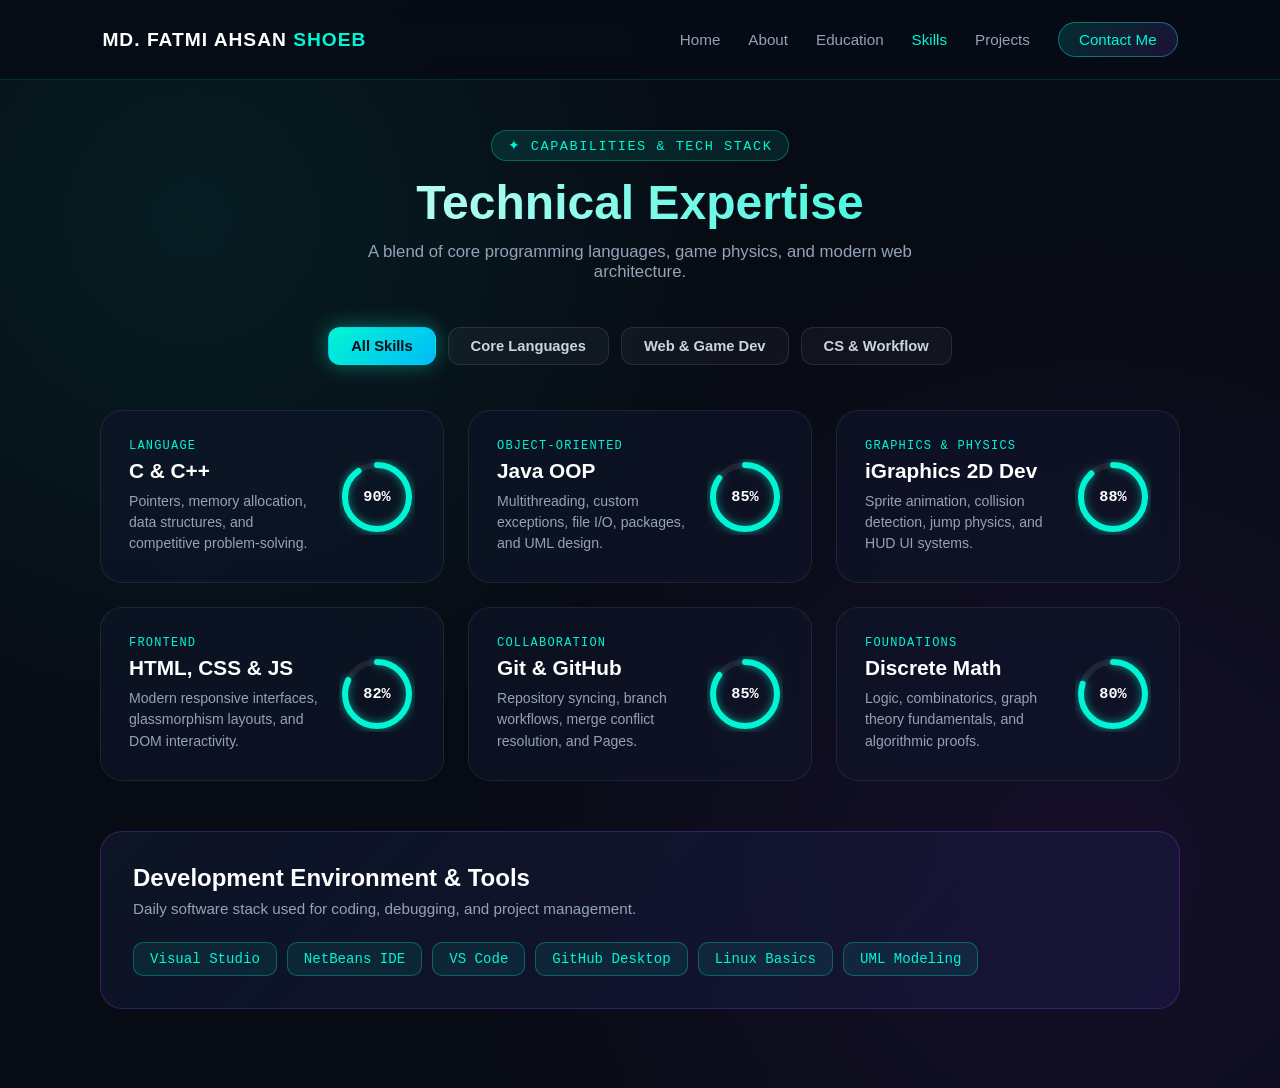
<file: skills.html>
<!DOCTYPE html>
<html lang="en">
<head>
    <meta charset="UTF-8">
    <meta name="viewport" content="width=device-width, initial-scale=1.0">
    <title>Skills - MD. FATMI AHSAN SHOEB</title>
    <style>
        * {
            margin: 0;
            padding: 0;
            box-sizing: border-box;
            font-family: 'Segoe UI', Tahoma, Geneva, Verdana, sans-serif;
        }
        body {
            background-color: #070b14;
            color: #f8fafc;
            overflow-x: hidden;
            background-image: 
                radial-gradient(circle at 15% 20%, rgba(0, 245, 212, 0.08) 0%, transparent 40%),
                radial-gradient(circle at 85% 80%, rgba(123, 44, 191, 0.12) 0%, transparent 45%);
        }

        /* Navbar */
        nav {
            display: flex;
            justify-content: space-between;
            align-items: center;
            padding: 22px 8%;
            position: fixed;
            top: 0;
            left: 0;
            width: 100%;
            background: rgba(7, 11, 20, 0.85);
            backdrop-filter: blur(14px);
            z-index: 1000;
            border-bottom: 1px solid rgba(0, 245, 212, 0.15);
        }
        .logo {
            font-size: 1.2rem;
            font-weight: 800;
            color: #fff;
            letter-spacing: 1px;
            text-decoration: none;
        }
        .logo span {
            color: #00f5d4;
        }
        .nav-links {
            display: flex;
            gap: 28px;
            align-items: center;
        }
        .nav-links a {
            color: #94a3b8;
            text-decoration: none;
            font-size: 0.95rem;
            font-weight: 500;
            transition: 0.3s;
        }
        .nav-links a:hover, .nav-links a.active {
            color: #00f5d4;
        }
        .contact-btn-nav {
            background: linear-gradient(135deg, rgba(0, 245, 212, 0.15), rgba(123, 44, 191, 0.2));
            border: 1px solid rgba(0, 245, 212, 0.4);
            padding: 8px 20px;
            border-radius: 25px;
            color: #00f5d4 !important;
        }

        /* Main Container */
        .skills-wrapper {
            max-width: 1120px;
            margin: 0 auto;
            padding: 130px 20px 80px 20px;
        }

        /* Top Hero Header */
        .top-header {
            text-align: center;
            margin-bottom: 45px;
        }
        .badge-tag {
            display: inline-block;
            background: rgba(0, 245, 212, 0.1);
            border: 1px solid rgba(0, 245, 212, 0.3);
            color: #00f5d4;
            padding: 6px 16px;
            border-radius: 20px;
            font-family: monospace;
            font-size: 0.85rem;
            letter-spacing: 1.5px;
            margin-bottom: 14px;
        }
        .top-header h1 {
            font-size: 3rem;
            font-weight: 800;
            background: linear-gradient(90deg, #ffffff, #00f5d4);
            -webkit-background-clip: text;
            -webkit-text-fill-color: transparent;
            margin-bottom: 12px;
        }
        .top-header p {
            color: #94a3b8;
            max-width: 600px;
            margin: 0 auto;
            font-size: 1.05rem;
        }

        /* Filter Pill Bar */
        .filter-bar {
            display: flex;
            justify-content: center;
            gap: 12px;
            flex-wrap: wrap;
            margin-bottom: 45px;
        }
        .tab-btn {
            background: rgba(255, 255, 255, 0.04);
            border: 1px solid rgba(255, 255, 255, 0.1);
            color: #cbd5e1;
            padding: 10px 22px;
            border-radius: 12px;
            cursor: pointer;
            font-size: 0.92rem;
            font-weight: 600;
            transition: all 0.3s ease;
        }
        .tab-btn:hover {
            border-color: #00f5d4;
            color: #00f5d4;
        }
        .tab-btn.active {
            background: linear-gradient(135deg, #00f5d4, #00bbf9);
            color: #070b14;
            border-color: transparent;
            box-shadow: 0 0 20px rgba(0, 245, 212, 0.4);
        }

        /* Glassmorphism Cards Grid */
        .glass-grid {
            display: grid;
            grid-template-columns: repeat(auto-fill, minmax(320px, 1fr));
            gap: 24px;
            margin-bottom: 50px;
        }
        .glass-card {
            background: rgba(15, 23, 42, 0.6);
            backdrop-filter: blur(12px);
            border: 1px solid rgba(255, 255, 255, 0.08);
            border-radius: 22px;
            padding: 28px;
            display: flex;
            align-items: center;
            justify-content: space-between;
            gap: 20px;
            transition: all 0.35s cubic-bezier(0.175, 0.885, 0.32, 1.275);
            position: relative;
        }
        .glass-card:hover {
            transform: translateY(-8px);
            border-color: rgba(0, 245, 212, 0.5);
            box-shadow: 0 15px 35px rgba(0, 245, 212, 0.12);
            background: rgba(15, 23, 42, 0.85);
        }

        .card-info {
            flex: 1;
        }
        .cat-label {
            font-size: 0.75rem;
            text-transform: uppercase;
            letter-spacing: 1.2px;
            color: #00f5d4;
            font-family: monospace;
            margin-bottom: 6px;
        }
        .card-info h3 {
            font-size: 1.3rem;
            font-weight: 700;
            color: #ffffff;
            margin-bottom: 8px;
        }
        .card-info p {
            font-size: 0.88rem;
            color: #94a3b8;
            line-height: 1.5;
        }

        /* Circular SVG Progress Ring */
        .ring-box {
            position: relative;
            width: 76px;
            height: 76px;
            flex-shrink: 0;
        }
        .ring-box svg {
            width: 76px;
            height: 76px;
            transform: rotate(-90deg);
        }
        .ring-box circle {
            fill: none;
            stroke-width: 6;
            stroke-linecap: round;
        }
        .ring-bg {
            stroke: rgba(255, 255, 255, 0.08);
        }
        .ring-progress {
            stroke: #00f5d4;
            stroke-dasharray: 201;
            transition: stroke-dashoffset 1s ease;
            filter: drop-shadow(0 0 4px rgba(0, 245, 212, 0.6));
        }
        .ring-text {
            position: absolute;
            top: 50%;
            left: 50%;
            transform: translate(-50%, -50%);
            font-family: monospace;
            font-size: 0.95rem;
            font-weight: bold;
            color: #ffffff;
        }

        /* Bottom Tech Matrix Box */
        .matrix-box {
            background: linear-gradient(135deg, rgba(15, 23, 42, 0.8), rgba(30, 27, 75, 0.5));
            border: 1px solid rgba(123, 44, 191, 0.4);
            border-radius: 22px;
            padding: 32px;
            display: flex;
            flex-wrap: wrap;
            justify-content: space-between;
            align-items: center;
            gap: 25px;
        }
        .matrix-left h2 {
            font-size: 1.5rem;
            margin-bottom: 8px;
            color: #fff;
        }
        .matrix-left p {
            color: #94a3b8;
            font-size: 0.95rem;
        }
        .tool-chips {
            display: flex;
            flex-wrap: wrap;
            gap: 10px;
        }
        .chip {
            background: rgba(0, 245, 212, 0.08);
            border: 1px solid rgba(0, 245, 212, 0.3);
            color: #00f5d4;
            padding: 8px 16px;
            border-radius: 10px;
            font-family: monospace;
            font-size: 0.88rem;
            transition: 0.3s;
        }
        .chip:hover {
            background: #00f5d4;
            color: #070b14;
        }

        @media (max-width: 768px) {
            .nav-links { display: none; }
            .top-header h1 { font-size: 2.2rem; }
            .glass-card { flex-direction: column-reverse; text-align: center; }
        }
    </style>
</head>
<body>

    <!-- Navbar -->
    <nav>
        <a href="index.html" class="logo">MD. FATMI AHSAN <span>SHOEB</span></a>
        <div class="nav-links">
            <a href="index.html">Home</a>
            <a href="about.html">About</a>
            <a href="education.html">Education</a>
            <a href="skills.html" class="active">Skills</a>
            <a href="projects.html">Projects</a>
            <a href="contact.html" class="contact-btn-nav">Contact Me</a>
        </div>
    </nav>

    <div class="skills-wrapper">
        <!-- Header -->
        <div class="top-header">
            <div class="badge-tag">✦ CAPABILITIES & TECH STACK</div>
            <h1>Technical Expertise</h1>
            <p>A blend of core programming languages, game physics, and modern web architecture.</p>
        </div>

        <!-- Filter Buttons -->
        <div class="filter-bar">
            <button class="tab-btn active" onclick="filterCards('all', this)">All Skills</button>
            <button class="tab-btn" onclick="filterCards('core', this)">Core Languages</button>
            <button class="tab-btn" onclick="filterCards('dev', this)">Web & Game Dev</button>
            <button class="tab-btn" onclick="filterCards('cs', this)">CS & Workflow</button>
        </div>

        <!-- Glassmorphism Cards with Circular Rings -->
        <div class="glass-grid">
            
            <!-- C / C++ -->
            <div class="glass-card" data-type="core">
                <div class="card-info">
                    <div class="cat-label">Language</div>
                    <h3>C & C++</h3>
                    <p>Pointers, memory allocation, data structures, and competitive problem-solving.</p>
                </div>
                <div class="ring-box">
                    <svg>
                        <circle class="ring-bg" cx="38" cy="38" r="32"></circle>
                        <circle class="ring-progress" cx="38" cy="38" r="32" style="stroke-dashoffset: 20;"></circle>
                    </svg>
                    <div class="ring-text">90%</div>
                </div>
            </div>

            <!-- Java OOP -->
            <div class="glass-card" data-type="core">
                <div class="card-info">
                    <div class="cat-label">Object-Oriented</div>
                    <h3>Java OOP</h3>
                    <p>Multithreading, custom exceptions, file I/O, packages, and UML design.</p>
                </div>
                <div class="ring-box">
                    <svg>
                        <circle class="ring-bg" cx="38" cy="38" r="32"></circle>
                        <circle class="ring-progress" cx="38" cy="38" r="32" style="stroke-dashoffset: 30;"></circle>
                    </svg>
                    <div class="ring-text">85%</div>
                </div>
            </div>

            <!-- 2D Game Dev -->
            <div class="glass-card" data-type="dev">
                <div class="card-info">
                    <div class="cat-label">Graphics & Physics</div>
                    <h3>iGraphics 2D Dev</h3>
                    <p>Sprite animation, collision detection, jump physics, and HUD UI systems.</p>
                </div>
                <div class="ring-box">
                    <svg>
                        <circle class="ring-bg" cx="38" cy="38" r="32"></circle>
                        <circle class="ring-progress" cx="38" cy="38" r="32" style="stroke-dashoffset: 24;"></circle>
                    </svg>
                    <div class="ring-text">88%</div>
                </div>
            </div>

            <!-- Frontend Web -->
            <div class="glass-card" data-type="dev">
                <div class="card-info">
                    <div class="cat-label">Frontend</div>
                    <h3>HTML, CSS & JS</h3>
                    <p>Modern responsive interfaces, glassmorphism layouts, and DOM interactivity.</p>
                </div>
                <div class="ring-box">
                    <svg>
                        <circle class="ring-bg" cx="38" cy="38" r="32"></circle>
                        <circle class="ring-progress" cx="38" cy="38" r="32" style="stroke-dashoffset: 36;"></circle>
                    </svg>
                    <div class="ring-text">82%</div>
                </div>
            </div>

            <!-- Git & GitHub -->
            <div class="glass-card" data-type="cs">
                <div class="card-info">
                    <div class="cat-label">Collaboration</div>
                    <h3>Git & GitHub</h3>
                    <p>Repository syncing, branch workflows, merge conflict resolution, and Pages.</p>
                </div>
                <div class="ring-box">
                    <svg>
                        <circle class="ring-bg" cx="38" cy="38" r="32"></circle>
                        <circle class="ring-progress" cx="38" cy="38" r="32" style="stroke-dashoffset: 30;"></circle>
                    </svg>
                    <div class="ring-text">85%</div>
                </div>
            </div>

            <!-- Discrete Math -->
            <div class="glass-card" data-type="cs">
                <div class="card-info">
                    <div class="cat-label">Foundations</div>
                    <h3>Discrete Math</h3>
                    <p>Logic, combinatorics, graph theory fundamentals, and algorithmic proofs.</p>
                </div>
                <div class="ring-box">
                    <svg>
                        <circle class="ring-bg" cx="38" cy="38" r="32"></circle>
                        <circle class="ring-progress" cx="38" cy="38" r="32" style="stroke-dashoffset: 40;"></circle>
                    </svg>
                    <div class="ring-text">80%</div>
                </div>
            </div>

        </div>

        <!-- Bottom Tools Matrix -->
        <div class="matrix-box">
            <div class="matrix-left">
                <h2>Development Environment & Tools</h2>
                <p>Daily software stack used for coding, debugging, and project management.</p>
            </div>
            <div class="tool-chips">
                <span class="chip">Visual Studio</span>
                <span class="chip">NetBeans IDE</span>
                <span class="chip">VS Code</span>
                <span class="chip">GitHub Desktop</span>
                <span class="chip">Linux Basics</span>
                <span class="chip">UML Modeling</span>
            </div>
        </div>
    </div>

    <script>
        function filterCards(type, btn) {
            document.querySelectorAll('.tab-btn').forEach(b => b.classList.remove('active'));
            btn.classList.add('active');

            document.querySelectorAll('.glass-card').forEach(card => {
                if (type === 'all' || card.getAttribute('data-type') === type) {
                    card.style.display = 'flex';
                } else {
                    card.style.display = 'none';
                }
            });
        }
    </script>

</body>
</html>
</file>
<file: style.css>
*{box-sizing:border-box}
body{
 margin:0;
 background:#070d08;
 color:#f4f7f4;
 font-family:Arial,sans-serif;
 overflow-x:hidden;
}

/* Navbar */
nav{
 position:fixed;
 top:0;
 left:0;
 width:100%;
 z-index:1000;
 padding:16px 6%;
 display:flex;
 align-items:center;
 justify-content:space-between;
 background:rgba(7,13,8,0.9);
 backdrop-filter:blur(12px);
 border-bottom:1px solid #162919;
}
.logo{
 display:flex;
 align-items:center;
 gap:10px;
 font-weight:bold;
 font-size:18px;
 color:#fff;
 text-decoration:none;
}
.logo-dot{
 width:28px;
 height:28px;
 border-radius:50%;
 background:radial-gradient(circle at 30% 30%,#a3e635,#15803d);
 box-shadow:0 0 15px #6ee75566;
}
.nav-links{
 display:flex;
 align-items:center;
 gap:20px;
 flex-wrap:wrap;
}
.nav-links a{
 color:#cbd5cb;
 text-decoration:none;
 font-size:13px;
 font-weight:bold;
 transition:.3s;
}
.nav-links a:hover, .nav-links a.active{
 color:#7ce865;
}
.nav-links a.active::before{
 content:"• ";
 color:#7ce865;
}
.nav-contact{
 background:#7ce865 !important;
 color:#061208 !important;
 padding:10px 22px;
 border-radius:30px;
 font-weight:bold;
 box-shadow:0 0 20px #7ce86544;
}
.nav-contact:hover{
 background:#95f580 !important;
 transform:translateY(-2px);
}

/* Common Page Layout */
.page-section{
 min-height:100vh;
 padding:120px 7% 70px;
 display:flex;
 flex-direction:column;
 justify-content:center;
 background:
 radial-gradient(circle at 12% 20%,#1b432255 0%,transparent 38%),
 radial-gradient(circle at 85% 65%,#14381b66 0%,transparent 45%),
 linear-gradient(135deg,#070d08,#0b170d);
}
.sec-tag{
 color:#7ce865;
 letter-spacing:3px;
 font-size:12px;
 font-weight:bold;
 text-transform:uppercase;
 margin-bottom:10px;
}
.sec-title{
 font-size:clamp(32px,4vw,46px);
 margin:0 0 35px;
 letter-spacing:-1px;
}
.sec-title span{color:#7ce865}

/* Home Hero Layout */
.hero-layout{
 flex-direction:row !important;
 align-items:center;
 justify-content:space-between;
 gap:35px;
}
.left{max-width:600px}
.tag{
 color:#7ce865;
 letter-spacing:3px;
 font-size:12px;
 font-weight:bold;
 margin-bottom:25px;
}
h1{
 font-size:clamp(48px,7vw,82px);
 line-height:1;
 letter-spacing:-4px;
 margin:0 0 22px;
}
.name{
 background:linear-gradient(90deg,#ffffff,#a3e635,#65a30d);
 -webkit-background-clip:text;
 color:transparent;
}
.role{font-size:24px;color:#d4e2d5}
.role span{color:#7ce865;font-weight:bold}
.desc{color:#9cb09e;font-size:16px;line-height:1.9;max-width:530px}
.buttons{display:flex;gap:14px;flex-wrap:wrap;margin-top:30px}
.btn{
 padding:15px 25px;
 border-radius:30px;
 text-decoration:none;
 font-weight:bold;
 font-size:14px;
 transition:.3s;
 display:inline-block;
}
.primary{color:#061208;background:#7ce865;box-shadow:0 0 25px #7ce86544}
.secondary{color:#f4f7f4;border:1px solid #2f5e36;background:rgba(124,232,101,0.06)}
.btn:hover{transform:translateY(-4px);box-shadow:0 0 25px #7ce86566}
.details{margin-top:38px;color:#7c917e;font-size:13px}

/* Right Orbit Card */
.right{
 width:340px;
 height:340px;
 flex-shrink:0;
 display:flex;
 align-items:center;
 justify-content:center;
 position:relative;
}
.orbit{
 position:absolute;
 width:320px;
 height:320px;
 border:1px solid #7ce86544;
 border-radius:50%;
 animation:spin 15s linear infinite;
}
.orbit:before{content:"";position:absolute;inset:35px;border:1px solid #a3e63533;border-radius:50%}
.orbit:after{
 content:"";
 position:absolute;
 width:12px;
 height:12px;
 background:#7ce865;
 border-radius:50%;
 top:30px;
 left:60px;
 box-shadow:0 0 20px #7ce865;
}
.card{
 z-index:2;
 width:270px;
 padding:35px 20px;
 text-align:center;
 border:1px solid #234228;
 border-radius:20px;
 background:linear-gradient(145deg,#101f13,#09120b);
 box-shadow:0 20px 60px #000a;
 animation:float 4s ease-in-out infinite;
}
.avatar{
 width:100px;
 height:100px;
 margin:auto auto 20px;
 border-radius:50%;
 display:grid;
 place-items:center;
 font-size:35px;
 font-weight:bold;
 color:#061208;
 background:linear-gradient(135deg,#bef264,#4ade80);
 box-shadow:0 0 30px #7ce86555;
}
.card small{color:#7ce865;letter-spacing:2px;font-size:10px}
.card h2{font-size:20px;margin:12px 0 7px}
.card p{color:#9cb09e;font-size:13px}
.status{
 display:inline-block;
 margin-top:13px;
 padding:9px 13px;
 border:1px solid #264a2c;
 border-radius:30px;
 color:#bef264;
 background:#0c1a0f;
 font-size:11px;
}

/* Grids & Boxes */
.grid{display:grid;grid-template-columns:repeat(auto-fit,minmax(270px,1fr));gap:22px}
.box{
 background:#0d170f;
 border:1px solid #1d3621;
 padding:26px;
 border-radius:16px;
 transition:.3s;
}
.box:hover{border-color:#7ce865;transform:translateY(-5px);box-shadow:0 10px 30px #7ce86515}
.box h3{margin:0 0 10px;color:#fff;font-size:19px}
.box p{margin:0;color:#9cb09e;font-size:14px;line-height:1.7}
.badge{
 display:inline-block;
 padding:5px 12px;
 border-radius:20px;
 background:#152b19;
 color:#7ce865;
 font-size:12px;
 font-weight:bold;
 margin:6px 6px 0 0;
}
.contact-box{max-width:550px;display:flex;flex-direction:column;gap:14px}
input, textarea{
 width:100%;
 padding:14px;
 border-radius:10px;
 border:1px solid #234228;
 background:#0d170f;
 color:#fff;
 font-family:inherit;
}
input:focus, textarea:focus{outline:none;border-color:#7ce865}

@keyframes spin{to{transform:rotate(360deg)}}
@keyframes float{50%{transform:translateY(-12px)}}

@media(max-width:950px){
 nav{padding:12px 4%}
 .nav-links{gap:10px}
 .nav-links a{font-size:11px}
 .hero-layout{flex-direction:column !important;text-align:center;padding-top:140px}
 .desc{margin:auto}
 .buttons{justify-content:center}
 .right{width:100%;height:350px}
 h1{letter-spacing:-2px}
}
</file>
